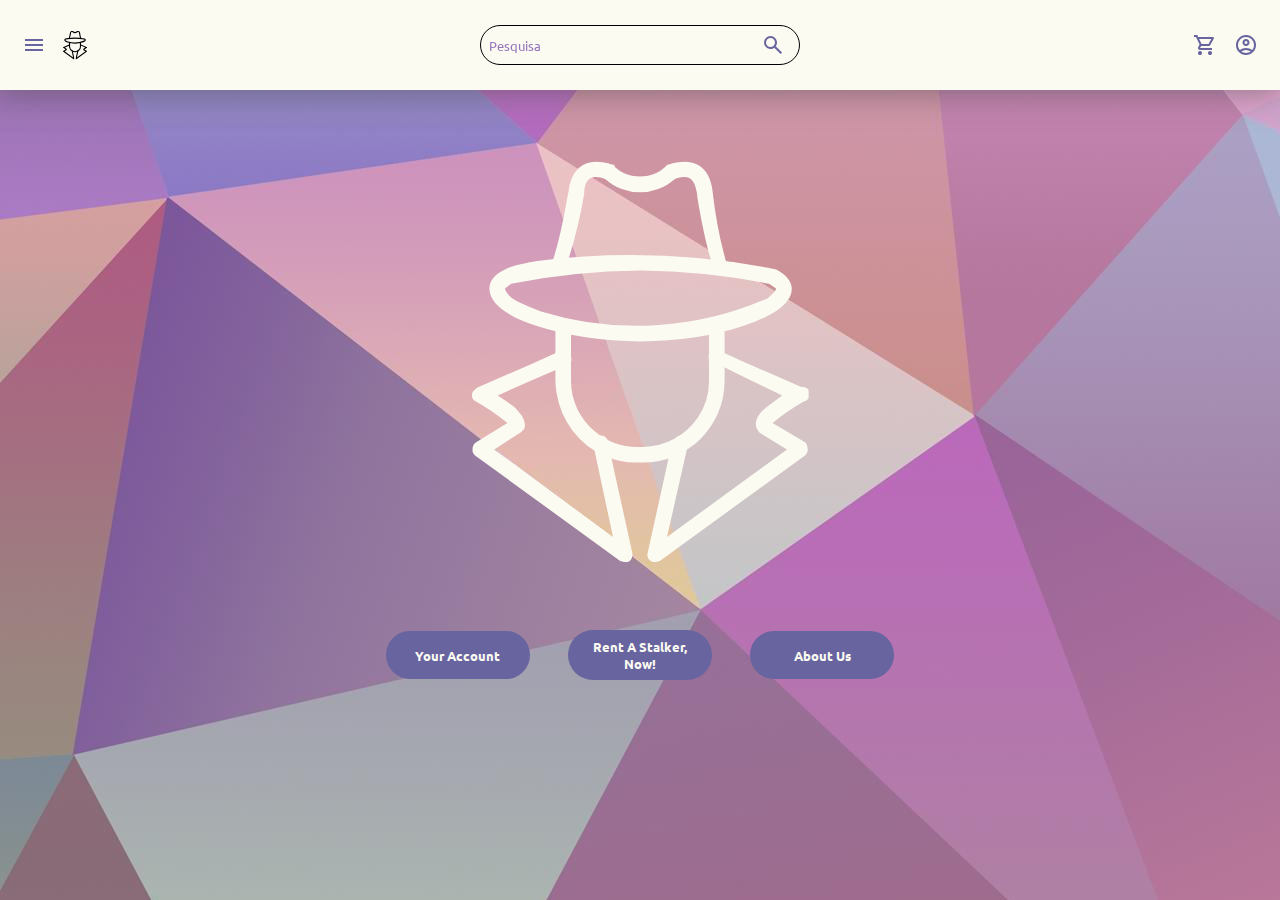
<file: root/index.html>
<!DOCTYPE html>
<html lang="pt-br">
    <head>
        <meta charset="UTF-8" />
        <meta
            name="viewport"
            content="width=device-width, initial-scale=1.0"
        />
        <link
            rel="stylesheet"
            href="styles/reset.css"
        />
        <link
            rel="stylesheet"
            href="styles/default.css"
        />
        <link
            rel="preconnect"
            href="https://fonts.googleapis.com"
        />
        <link
            rel="preconnect"
            href="https://fonts.gstatic.com"
            crossorigin
        />
        <link
            href="https://fonts.googleapis.com/css2?family=Ubuntu:ital,wght@0,300;0,400;0,500;0,700;1,300;1,400;1,500;1,700&display=swap"
            rel="stylesheet"
        />
        <link
            rel="stylesheet"
            href="https://fonts.googleapis.com/css2?family=Material+Symbols+Outlined:opsz,wght,FILL,GRAD@20..48,100..700,0..1,-50..200"
        />
        <link
            rel="stylesheet"
            href="styles/header.css"
        />
        <link
            rel="stylesheet"
            href="styles/home.css"
        />
        <link
            rel="shortcut icon"
            href="assets/svg/logo.svg"
            type="image/svg+xml"
        />
        <title>Rent A Stalker!</title>
    </head>
    <body>
        <header>
            <div
                id="header__left-buttons"
                class="header__button-group"
            >
                <button
                    id="header__menu-button"
                    class="button-icons"
                >
                    <span
                        class="material-symbols-outlined"
                        class="icons"
                    >
                        menu
                    </span>
                </button>
                <a
                    href="index.html"
                    class="button-icons"
                >
                    <svg
                        xmlns="http://www.w3.org/2000/svg"
                        version="1.0"
                        viewBox="0 0 375 375"
                        class="icons"
                    >
                        <defs>
                            <clipPath id="a">
                                <path d="M47 179h135v177H47Zm0 0" />
                            </clipPath>
                            <clipPath id="b">
                                <path d="M193 179h135v177H193Zm0 0" />
                            </clipPath>
                        </defs>
                        <path
                            d="M120 116a6 6 0 0 1-3-1 7 7 0 0 1-3-4 6 6 0 0 1 0-4c8-22 13-57 14-60 1-10 5-18 12-22 11-6 24 0 26 0l1 2c11 10 30 10 41 0l2-2c1 0 15-6 26 0 7 4 11 12 12 22a376 376 0 0 0 13 65 6 6 0 0 1-7 4 7 7 0 0 1-3-2 6 6 0 0 1-2-2c-8-24-14-61-14-63-1-7-3-11-6-13-4-2-10-1-13 1a43 43 0 0 1-57 0c-3-2-9-3-13-1-3 2-5 6-5 13a385 385 0 0 1-17 66 6 6 0 0 1-4 1Zm0 0"
                        />
                        <path
                            d="M188 172c-31 0-62-5-87-13-15-5-39-15-39-31 0-6 4-12 13-16 6-3 15-5 27-7a619 619 0 0 1 199 7c8 4 13 10 13 16 0 16-25 26-40 31-24 8-55 13-86 13Zm0-59a587 587 0 0 0-108 11l-5 4c0 1 1 4 6 8 6 4 14 7 24 11a271 271 0 0 0 189-11c5-4 7-7 7-8l-6-4a582 582 0 0 0-107-11Zm0 0"
                        />
                        <path
                            d="M190 273h-5a64 64 0 0 1-26-5 69 69 0 0 1-41-53 67 67 0 0 1-1-10v-46a6 6 0 1 1 13 0v46a54 54 0 0 0 20 42 55 55 0 0 0 35 13h5a56 56 0 0 0 46-25 54 54 0 0 0 9-30v-46a6 6 0 0 1 13 0v46a68 68 0 0 1-68 68Zm0 0"
                        />
                        <g clip-path="url(#a)">
                            <path
                                d="m175 356-4-1-121-88a7 7 0 0 1-2-3 7 7 0 0 1 0-2 7 7 0 0 1 1-4 7 7 0 0 1 2-2l26-16a187 187 0 0 0-28-19 6 6 0 0 1 1-9 7 7 0 0 1 3-2l46-20 22-10a6 6 0 0 1 4 0 7 7 0 0 1 4 3 7 7 0 0 1 1 2 6 6 0 0 1 0 4 6 6 0 0 1-4 3 2553 2553 0 0 0-57 25l13 9c3 3 12 11 9 19l-3 3-22 14 99 73-16-75a6 6 0 0 1 0-4 6 6 0 0 1 12 1l20 91a6 6 0 0 1 0 3 6 6 0 0 1-4 5h-2ZM53 210Zm0 0"
                            />
                        </g>
                        <g clip-path="url(#b)">
                            <path
                                d="M200 356a6 6 0 0 1-6-8l20-91a6 6 0 0 1 3-4 6 6 0 0 1 10 7l-17 75 100-73-23-14-2-3c-4-8 5-16 9-19l12-9a2082 2082 0 0 1-61-30 6 6 0 0 1 9-7l22 10 46 20a6 6 0 0 1 2 12 166 166 0 0 0-26 18l27 16a7 7 0 0 1 1 1 7 7 0 0 1 1 3 7 7 0 0 1 0 4 7 7 0 0 1-1 2l-1 1-121 88-4 1Zm122-146Zm0 0"
                            />
                        </g>
                    </svg>
                </a>
            </div>
            <div
                id="header__search-bar"
                class="header__button-group"
            >
                <input
                    type="search"
                    name="header-search"
                    id="header__search-input"
                    class="search-box"
                    placeholder="Pesquisa"
                    autocomplete="on"
                    size="1"
                />
                <button
                    type="submit"
                    class="button-icons"
                >
                    <span
                        class="material-symbols-outlined"
                        class="icons"
                    >
                        search
                    </span>
                </button>
            </div>
            <div
                id="header__right-buttons"
                class="header__button-group"
            >
                <a href="pages/cart.html">
                    <button class="button-icons">
                        <span
                            class="material-symbols-outlined"
                            class="icons"
                        >
                            shopping_cart
                        </span>
                    </button>
                </a>
                <a href="pages/account.html">
                    <button class="button-icons">
                        <span
                            class="material-symbols-outlined"
                            class="icons"
                        >
                            account_circle
                        </span>
                    </button>
                </a>
            </div>
        </header>
        <main>
            <section id="main-cta">
                <svg
                    xmlns="http://www.w3.org/2000/svg"
                    version="1.0"
                    viewBox="0 0 375 375"
                    id="logo-centro"
                >
                    <defs>
                        <clipPath id="a">
                            <path d="M47 179h135v177H47Zm0 0" />
                        </clipPath>
                        <clipPath id="b">
                            <path d="M193 179h135v177H193Zm0 0" />
                        </clipPath>
                    </defs>
                    <path
                        d="M120 116a6 6 0 0 1-3-1 7 7 0 0 1-3-4 6 6 0 0 1 0-4c8-22 13-57 14-60 1-10 5-18 12-22 11-6 24 0 26 0l1 2c11 10 30 10 41 0l2-2c1 0 15-6 26 0 7 4 11 12 12 22a376 376 0 0 0 13 65 6 6 0 0 1-7 4 7 7 0 0 1-3-2 6 6 0 0 1-2-2c-8-24-14-61-14-63-1-7-3-11-6-13-4-2-10-1-13 1a43 43 0 0 1-57 0c-3-2-9-3-13-1-3 2-5 6-5 13a385 385 0 0 1-17 66 6 6 0 0 1-4 1Zm0 0"
                    />
                    <path
                        d="M188 172c-31 0-62-5-87-13-15-5-39-15-39-31 0-6 4-12 13-16 6-3 15-5 27-7a619 619 0 0 1 199 7c8 4 13 10 13 16 0 16-25 26-40 31-24 8-55 13-86 13Zm0-59a587 587 0 0 0-108 11l-5 4c0 1 1 4 6 8 6 4 14 7 24 11a271 271 0 0 0 189-11c5-4 7-7 7-8l-6-4a582 582 0 0 0-107-11Zm0 0"
                    />
                    <path
                        d="M190 273h-5a64 64 0 0 1-26-5 69 69 0 0 1-41-53 67 67 0 0 1-1-10v-46a6 6 0 1 1 13 0v46a54 54 0 0 0 20 42 55 55 0 0 0 35 13h5a56 56 0 0 0 46-25 54 54 0 0 0 9-30v-46a6 6 0 0 1 13 0v46a68 68 0 0 1-68 68Zm0 0"
                    />
                    <g clip-path="url(#a)">
                        <path
                            d="m175 356-4-1-121-88a7 7 0 0 1-2-3 7 7 0 0 1 0-2 7 7 0 0 1 1-4 7 7 0 0 1 2-2l26-16a187 187 0 0 0-28-19 6 6 0 0 1 1-9 7 7 0 0 1 3-2l46-20 22-10a6 6 0 0 1 4 0 7 7 0 0 1 4 3 7 7 0 0 1 1 2 6 6 0 0 1 0 4 6 6 0 0 1-4 3 2553 2553 0 0 0-57 25l13 9c3 3 12 11 9 19l-3 3-22 14 99 73-16-75a6 6 0 0 1 0-4 6 6 0 0 1 12 1l20 91a6 6 0 0 1 0 3 6 6 0 0 1-4 5h-2ZM53 210Zm0 0"
                        />
                    </g>
                    <g clip-path="url(#b)">
                        <path
                            d="M200 356a6 6 0 0 1-6-8l20-91a6 6 0 0 1 3-4 6 6 0 0 1 10 7l-17 75 100-73-23-14-2-3c-4-8 5-16 9-19l12-9a2082 2082 0 0 1-61-30 6 6 0 0 1 9-7l22 10 46 20a6 6 0 0 1 2 12 166 166 0 0 0-26 18l27 16a7 7 0 0 1 1 1 7 7 0 0 1 1 3 7 7 0 0 1 0 4 7 7 0 0 1-1 2l-1 1-121 88-4 1Zm122-146Zm0 0"
                        />
                    </g>
                </svg>
                <div>
                    <a href="pages/account.html">
                        <button
                            id="cta__button2"
                            class="cta__buttons"
                        >
                            Your Account
                        </button>
                    </a>
                    <a href="pages/products.html">
                        <button
                            id="cta__button3"
                            class="cta__buttons"
                        >
                            Rent A Stalker, Now!
                        </button>
                    </a>
                    <a href="pages/about-us.html">
                        <button
                            id="cta__button1"
                            class="cta__buttons"
                        >
                            About Us
                        </button>
                    </a>
                </div>
            </section>
        </main>
        <footer></footer>
    </body>
</html>
</file>
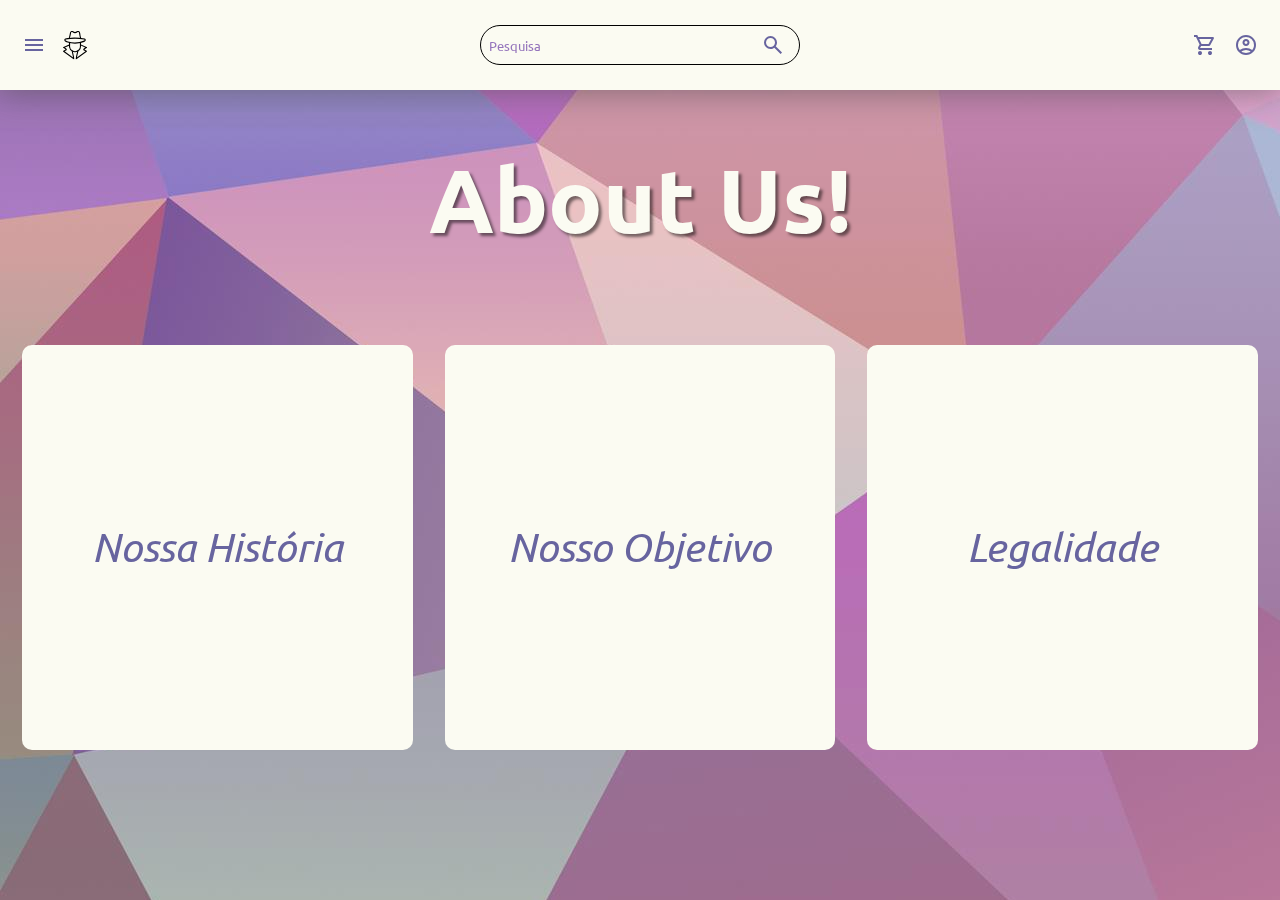
<file: root/pages/about-us.html>
<!DOCTYPE html>
<html lang="pt-br">
    <head>
        <meta charset="UTF-8" />
        <meta
            name="viewport"
            content="width=device-width, initial-scale=1.0"
        />
        <link
            rel="stylesheet"
            href="../styles/reset.css"
        />
        <link
            rel="stylesheet"
            href="../styles/default.css"
        />
        <link
            rel="preconnect"
            href="https://fonts.googleapis.com"
        />
        <link
            rel="preconnect"
            href="https://fonts.gstatic.com"
            crossorigin
        />
        <link
            href="https://fonts.googleapis.com/css2?family=Ubuntu:ital,wght@0,300;0,400;0,500;0,700;1,300;1,400;1,500;1,700&display=swap"
            rel="stylesheet"
        />
        <link
            rel="stylesheet"
            href="https://fonts.googleapis.com/css2?family=Material+Symbols+Outlined:opsz,wght,FILL,GRAD@20..48,100..700,0..1,-50..200"
        />
        <link
            rel="stylesheet"
            href="../styles/header.css"
        />
        <link
            rel="stylesheet"
            href="styles/about-us.css"
        />
        <link
            rel="shortcut icon"
            href="../assets/svg/logo.svg"
            type="image/svg+xml"
        />
        <title>About Us</title>
    </head>
    <body>
        <header>
            <div
                id="header__left-buttons"
                class="header__button-group"
            >
                <button
                    id="header__menu-button"
                    class="button-icons"
                >
                    <span
                        class="material-symbols-outlined"
                        class="icons"
                    >
                        menu
                    </span>
                </button>
                <a
                    href="../index.html"
                    class="button-icons"
                >
                    <svg
                        xmlns="http://www.w3.org/2000/svg"
                        version="1.0"
                        viewBox="0 0 375 375"
                        class="icons"
                    >
                        <defs>
                            <clipPath id="a">
                                <path d="M47 179h135v177H47Zm0 0" />
                            </clipPath>
                            <clipPath id="b">
                                <path d="M193 179h135v177H193Zm0 0" />
                            </clipPath>
                        </defs>
                        <path
                            d="M120 116a6 6 0 0 1-3-1 7 7 0 0 1-3-4 6 6 0 0 1 0-4c8-22 13-57 14-60 1-10 5-18 12-22 11-6 24 0 26 0l1 2c11 10 30 10 41 0l2-2c1 0 15-6 26 0 7 4 11 12 12 22a376 376 0 0 0 13 65 6 6 0 0 1-7 4 7 7 0 0 1-3-2 6 6 0 0 1-2-2c-8-24-14-61-14-63-1-7-3-11-6-13-4-2-10-1-13 1a43 43 0 0 1-57 0c-3-2-9-3-13-1-3 2-5 6-5 13a385 385 0 0 1-17 66 6 6 0 0 1-4 1Zm0 0"
                        />
                        <path
                            d="M188 172c-31 0-62-5-87-13-15-5-39-15-39-31 0-6 4-12 13-16 6-3 15-5 27-7a619 619 0 0 1 199 7c8 4 13 10 13 16 0 16-25 26-40 31-24 8-55 13-86 13Zm0-59a587 587 0 0 0-108 11l-5 4c0 1 1 4 6 8 6 4 14 7 24 11a271 271 0 0 0 189-11c5-4 7-7 7-8l-6-4a582 582 0 0 0-107-11Zm0 0"
                        />
                        <path
                            d="M190 273h-5a64 64 0 0 1-26-5 69 69 0 0 1-41-53 67 67 0 0 1-1-10v-46a6 6 0 1 1 13 0v46a54 54 0 0 0 20 42 55 55 0 0 0 35 13h5a56 56 0 0 0 46-25 54 54 0 0 0 9-30v-46a6 6 0 0 1 13 0v46a68 68 0 0 1-68 68Zm0 0"
                        />
                        <g clip-path="url(#a)">
                            <path
                                d="m175 356-4-1-121-88a7 7 0 0 1-2-3 7 7 0 0 1 0-2 7 7 0 0 1 1-4 7 7 0 0 1 2-2l26-16a187 187 0 0 0-28-19 6 6 0 0 1 1-9 7 7 0 0 1 3-2l46-20 22-10a6 6 0 0 1 4 0 7 7 0 0 1 4 3 7 7 0 0 1 1 2 6 6 0 0 1 0 4 6 6 0 0 1-4 3 2553 2553 0 0 0-57 25l13 9c3 3 12 11 9 19l-3 3-22 14 99 73-16-75a6 6 0 0 1 0-4 6 6 0 0 1 12 1l20 91a6 6 0 0 1 0 3 6 6 0 0 1-4 5h-2ZM53 210Zm0 0"
                            />
                        </g>
                        <g clip-path="url(#b)">
                            <path
                                d="M200 356a6 6 0 0 1-6-8l20-91a6 6 0 0 1 3-4 6 6 0 0 1 10 7l-17 75 100-73-23-14-2-3c-4-8 5-16 9-19l12-9a2082 2082 0 0 1-61-30 6 6 0 0 1 9-7l22 10 46 20a6 6 0 0 1 2 12 166 166 0 0 0-26 18l27 16a7 7 0 0 1 1 1 7 7 0 0 1 1 3 7 7 0 0 1 0 4 7 7 0 0 1-1 2l-1 1-121 88-4 1Zm122-146Zm0 0"
                            />
                        </g>
                    </svg>
                </a>
            </div>
            <div
                id="header__search-bar"
                class="header__button-group"
            >
                <input
                    type="search"
                    name="header-search"
                    id="header__search-input"
                    class="search-box"
                    placeholder="Pesquisa"
                    autocomplete="on"
                    size="1"
                />
                <button
                    type="submit"
                    class="button-icons"
                >
                    <span
                        class="material-symbols-outlined"
                        class="icons"
                    >
                        search
                    </span>
                </button>
            </div>
            <div
                id="header__right-buttons"
                class="header__button-group"
            >
                <a href="../pages/cart.html">
                    <button class="button-icons">
                        <span
                            class="material-symbols-outlined"
                            class="icons"
                        >
                            shopping_cart
                        </span>
                    </button>
                </a>
                <a href="../pages/account.html">
                    <button class="button-icons">
                        <span
                            class="material-symbols-outlined"
                            class="icons"
                        >
                            account_circle
                        </span>
                    </button>
                </a>
            </div>
        </header>
        <main>
            <div id="main__container">
                <h1 id="about-us__title">About Us!</h1>
                <section id="about-us__cards-container">
                    <article
                        id="about-us__card-container1"
                        class="about-us__card-container"
                    >
                        <div class="about-us__card-inner">
                            <div class="about-us__card-front">
                                <h2>Nossa História</h2>
                            </div>
                            <div class="about-us__card-back">
                                <h3>Nossa História</h3>
                                <p>
                                    Um dia, um desenvolvedor qualquer resolveu
                                    que precisava verificar como as pessoas ao
                                    seu redor viviam quando estavam sem ele -
                                    Claro, verificar o bem-estar delas - e então
                                    pensando em outras pessoas que poderiam
                                    estar na mesma situação, criou este site:
                                    Alugue um Stalker!
                                </p>
                            </div>
                        </div>
                    </article>
                    <article
                        id="about-us__card-container2"
                        class="about-us__card-container"
                    >
                        <div class="about-us__card-inner">
                            <div class="about-us__card-front">
                                <h2>Nosso Objetivo</h2>
                            </div>
                            <div class="about-us__card-back">
                                <h3>Nosso Objetivo</h3>
                                <p>
                                    Está precisando saber se sua mãe que mora em
                                    outro estado está bem, mas não quer ligar
                                    todo dia e parecer obsessivo? Quer ver como
                                    está sua namorada ou ex, pra saber se tem
                                    algo que você não sabe? Ou quer simplesmente
                                    saber da vida dos outros? Então este site é
                                    para você! Estamos aqui para te informar
                                    sobre tudo, sobre quem você quiser, de forma
                                    não intrusiva. Alugue um Stalker, Agora!
                                </p>
                            </div>
                        </div>
                    </article>
                    <article
                        id="about-us__card-container3"
                        class="about-us__card-container"
                    >
                        <div class="about-us__card-inner">
                            <div class="about-us__card-front">
                                <h2>Legalidade</h2>
                            </div>
                            <div class="about-us__card-back">
                                <h3>Legalidade</h3>
                                <p>
                                    Este site foi adequado para seguir a
                                    constituição. <br />
                                    Com nossas políticas de privacidade, nenhuma
                                    informação sensível ou confidencial será
                                    revelada. Trabalhamos com sigilo e respeito,
                                    sinta-se livre para usar - Alugue um
                                    Stalker, Imediatamente!
                                </p>
                            </div>
                        </div>
                    </article>
                </section>
            </div>
        </main>
    </body>
</html>
</file>
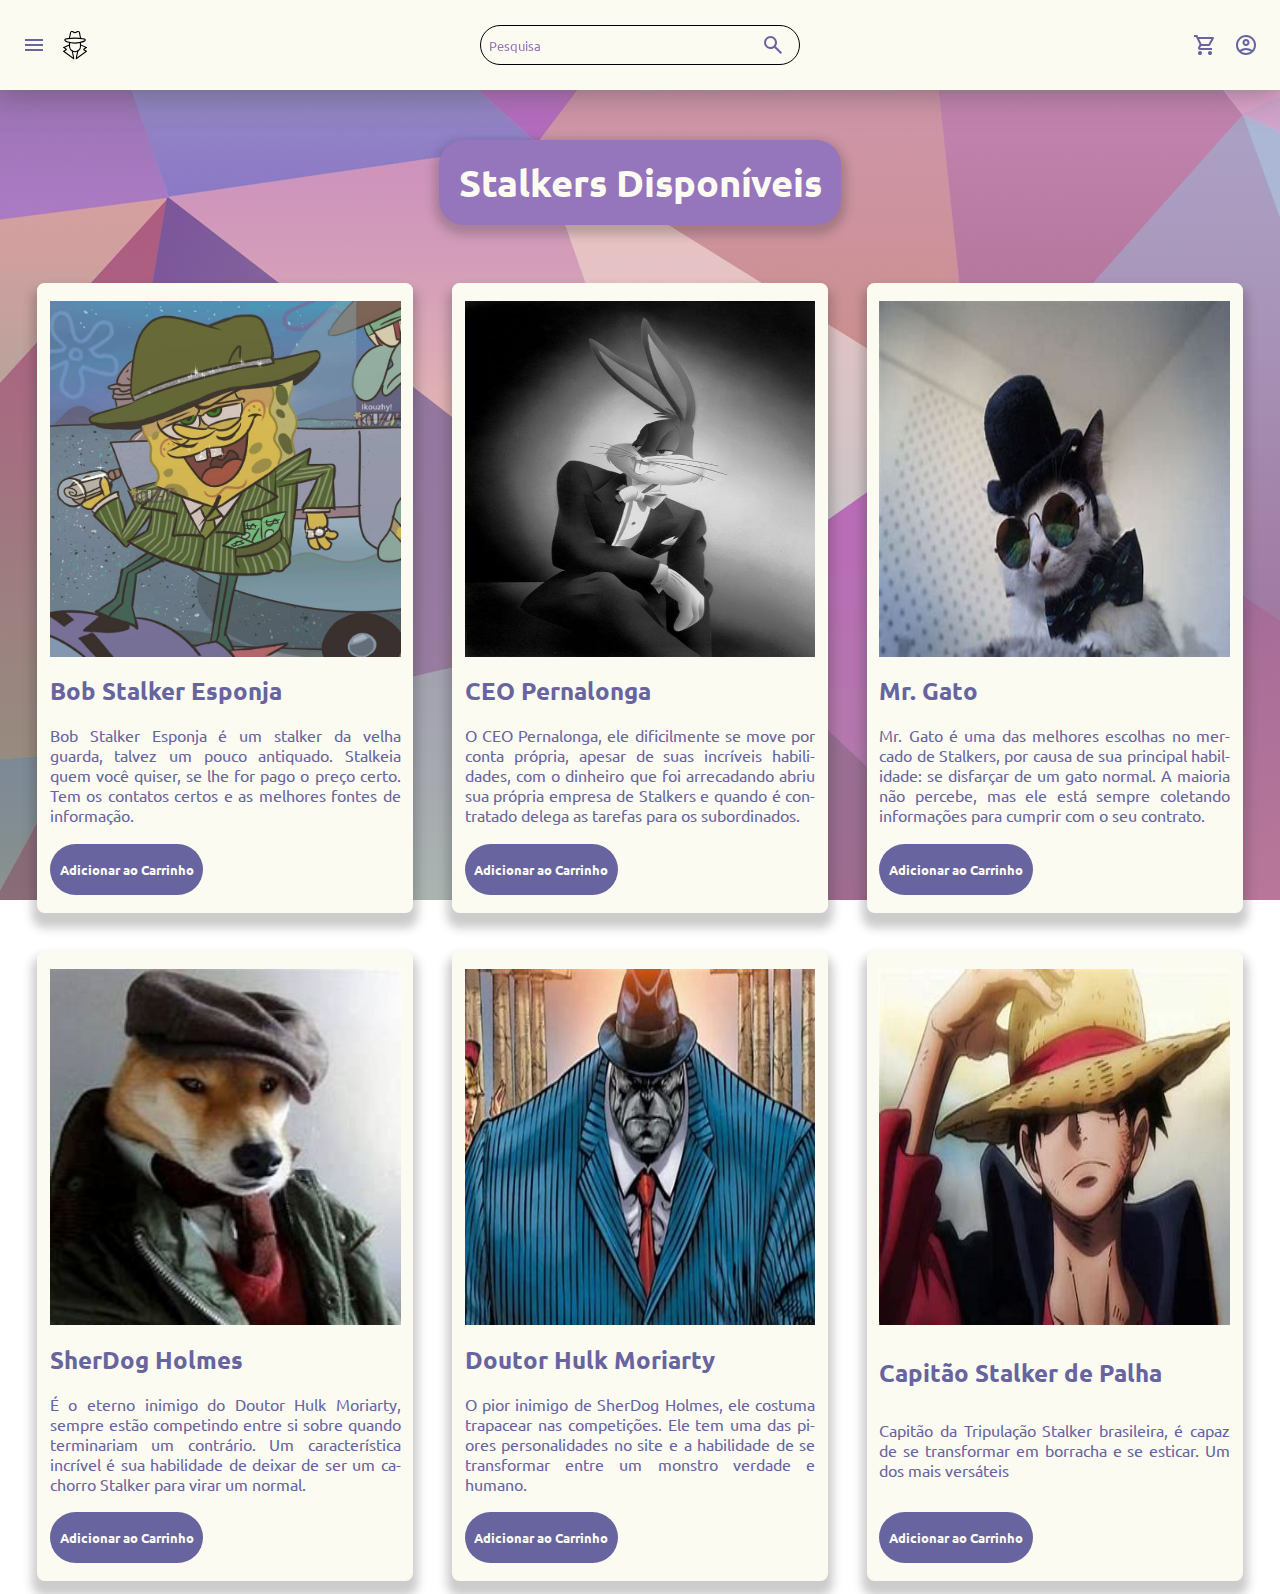
<file: root/pages/products.html>
<!DOCTYPE html>
<html lang="en">
    <head>
        <meta charset="UTF-8" />
        <meta
            name="viewport"
            content="width=device-width, initial-scale=1.0"
        />
        <link
            rel="stylesheet"
            href="../styles/reset.css"
        />
        <link
            rel="stylesheet"
            href="../styles/default.css"
        />
        <link
            rel="preconnect"
            href="https://fonts.googleapis.com"
        />
        <link
            rel="preconnect"
            href="https://fonts.gstatic.com"
            crossorigin
        />
        <link
            href="https://fonts.googleapis.com/css2?family=Ubuntu:ital,wght@0,300;0,400;0,500;0,700;1,300;1,400;1,500;1,700&display=swap"
            rel="stylesheet"
        />
        <link
            rel="stylesheet"
            href="https://fonts.googleapis.com/css2?family=Material+Symbols+Outlined:opsz,wght,FILL,GRAD@20..48,100..700,0..1,-50..200"
        />
        <link
            rel="stylesheet"
            href="../styles/header.css"
        />
        <link
            rel="stylesheet"
            href="styles/products.css"
        />
        <link
            rel="shortcut icon"
            href="../assets/svg/logo.svg"
            type="image/svg+xml"
        />
        <title>products</title>
    </head>
    <body>
        <header>
            <div
                id="header__left-buttons"
                class="header__button-group"
            >
                <button
                    id="header__menu-button"
                    class="button-icons"
                >
                    <span
                        class="material-symbols-outlined"
                        class="icons"
                    >
                        menu
                    </span>
                </button>
                <a
                    href="../index.html"
                    class="button-icons"
                >
                    <svg
                        xmlns="http://www.w3.org/2000/svg"
                        version="1.0"
                        viewBox="0 0 375 375"
                        class="icons"
                    >
                        <defs>
                            <clipPath id="a">
                                <path d="M47 179h135v177H47Zm0 0" />
                            </clipPath>
                            <clipPath id="b">
                                <path d="M193 179h135v177H193Zm0 0" />
                            </clipPath>
                        </defs>
                        <path
                            d="M120 116a6 6 0 0 1-3-1 7 7 0 0 1-3-4 6 6 0 0 1 0-4c8-22 13-57 14-60 1-10 5-18 12-22 11-6 24 0 26 0l1 2c11 10 30 10 41 0l2-2c1 0 15-6 26 0 7 4 11 12 12 22a376 376 0 0 0 13 65 6 6 0 0 1-7 4 7 7 0 0 1-3-2 6 6 0 0 1-2-2c-8-24-14-61-14-63-1-7-3-11-6-13-4-2-10-1-13 1a43 43 0 0 1-57 0c-3-2-9-3-13-1-3 2-5 6-5 13a385 385 0 0 1-17 66 6 6 0 0 1-4 1Zm0 0"
                        />
                        <path
                            d="M188 172c-31 0-62-5-87-13-15-5-39-15-39-31 0-6 4-12 13-16 6-3 15-5 27-7a619 619 0 0 1 199 7c8 4 13 10 13 16 0 16-25 26-40 31-24 8-55 13-86 13Zm0-59a587 587 0 0 0-108 11l-5 4c0 1 1 4 6 8 6 4 14 7 24 11a271 271 0 0 0 189-11c5-4 7-7 7-8l-6-4a582 582 0 0 0-107-11Zm0 0"
                        />
                        <path
                            d="M190 273h-5a64 64 0 0 1-26-5 69 69 0 0 1-41-53 67 67 0 0 1-1-10v-46a6 6 0 1 1 13 0v46a54 54 0 0 0 20 42 55 55 0 0 0 35 13h5a56 56 0 0 0 46-25 54 54 0 0 0 9-30v-46a6 6 0 0 1 13 0v46a68 68 0 0 1-68 68Zm0 0"
                        />
                        <g clip-path="url(#a)">
                            <path
                                d="m175 356-4-1-121-88a7 7 0 0 1-2-3 7 7 0 0 1 0-2 7 7 0 0 1 1-4 7 7 0 0 1 2-2l26-16a187 187 0 0 0-28-19 6 6 0 0 1 1-9 7 7 0 0 1 3-2l46-20 22-10a6 6 0 0 1 4 0 7 7 0 0 1 4 3 7 7 0 0 1 1 2 6 6 0 0 1 0 4 6 6 0 0 1-4 3 2553 2553 0 0 0-57 25l13 9c3 3 12 11 9 19l-3 3-22 14 99 73-16-75a6 6 0 0 1 0-4 6 6 0 0 1 12 1l20 91a6 6 0 0 1 0 3 6 6 0 0 1-4 5h-2ZM53 210Zm0 0"
                            />
                        </g>
                        <g clip-path="url(#b)">
                            <path
                                d="M200 356a6 6 0 0 1-6-8l20-91a6 6 0 0 1 3-4 6 6 0 0 1 10 7l-17 75 100-73-23-14-2-3c-4-8 5-16 9-19l12-9a2082 2082 0 0 1-61-30 6 6 0 0 1 9-7l22 10 46 20a6 6 0 0 1 2 12 166 166 0 0 0-26 18l27 16a7 7 0 0 1 1 1 7 7 0 0 1 1 3 7 7 0 0 1 0 4 7 7 0 0 1-1 2l-1 1-121 88-4 1Zm122-146Zm0 0"
                            />
                        </g>
                    </svg>
                </a>
            </div>
            <div
                id="header__search-bar"
                class="header__button-group"
            >
                <input
                    type="search"
                    name="header-search"
                    id="header__search-input"
                    class="search-box"
                    placeholder="Pesquisa"
                    autocomplete="on"
                    size="1"
                />
                <button
                    type="submit"
                    class="button-icons"
                >
                    <span
                        class="material-symbols-outlined"
                        class="icons"
                    >
                        search
                    </span>
                </button>
            </div>
            <div
                id="header__right-buttons"
                class="header__button-group"
            >
                <a href="../pages/cart.html">
                    <button class="button-icons">
                        <span
                            class="material-symbols-outlined"
                            class="icons"
                        >
                            shopping_cart
                        </span>
                    </button>
                </a>
                <a href="../pages/account.html">
                    <button class="button-icons">
                        <span
                            class="material-symbols-outlined"
                            class="icons"
                        >
                            account_circle
                        </span>
                    </button>
                </a>
            </div>
        </header>
        <main>
            <div id="main__container">
                <h1 id="products__title">Stalkers Disponíveis</h1>
                <section id="products__container">
                    <div
                        id="product1"
                        class="products__card"
                    >
                        <img
                            src="../assets/img/bob.jpg"
                            alt="BobStalker"
                            class="products__img"
                        />
                        <h2 class="products_name">Bob Stalker Esponja</h2>
                        <p class="products__resume">
                            Bob Stalker Esponja é um stalker da velha guarda,
                            talvez um pouco antiquado. Stalkeia quem você
                            quiser, se lhe for pago o preço certo. Tem os
                            contatos certos e as melhores fontes de informação.
                        </p>
                        <button class="cta__buttons">
                            Adicionar ao Carrinho
                        </button>
                    </div>
                    <div
                        id="product2"
                        class="products__card"
                    >
                        <img
                            src="../assets/img/bunny.jpeg"
                            alt="BunnyStalker"
                            class="products__img"
                        />
                        <h2 class="products_name">CEO Pernalonga</h2>
                        <p class="products__resume">
                            O CEO Pernalonga, ele dificilmente se move por conta
                            própria, apesar de suas incríveis habilidades, com o
                            dinheiro que foi arrecadando abriu sua própria
                            empresa de Stalkers e quando é contratado delega as
                            tarefas para os subordinados.
                        </p>
                        <button class="cta__buttons">
                            Adicionar ao Carrinho
                        </button>
                    </div>
                    <div
                        id="product3"
                        class="products__card"
                    >
                        <img
                            src="../assets/img/cat.jpeg"
                            alt="CatStalker"
                            class="products__img"
                        />
                        <h2 class="products_name">Mr. Gato</h2>
                        <p class="products__resume">
                            Mr. Gato é uma das melhores escolhas no mercado de
                            Stalkers, por causa de sua principal habilidade: se
                            disfarçar de um gato normal. A maioria não percebe,
                            mas ele está sempre coletando informações para
                            cumprir com o seu contrato.
                        </p>
                        <button class="cta__buttons">
                            Adicionar ao Carrinho
                        </button>
                    </div>
                    <div
                        id="product4"
                        class="products__card"
                    >
                        <img
                            src="../assets/img/dog.jpeg"
                            alt="DogStalker"
                            class="products__img"
                        />
                        <h2 class="products_name">SherDog Holmes</h2>
                        <p class="products__resume">
                            É o eterno inimigo do Doutor Hulk Moriarty, sempre estão competindo entre si sobre quando terminariam um contrário. Um característica incrível é sua habilidade de deixar de ser um cachorro Stalker para virar um normal.
                        </p>
                        <button class="cta__buttons">
                            Adicionar ao Carrinho
                        </button>
                    </div>
                    <div
                        id="product5"
                        class="products__card"
                    >
                        <img
                            src="../assets/img/hulk.jpeg"
                            alt="HulkStalker"
                            class="products__img"
                        />
                        <h2 class="products_name">Doutor Hulk Moriarty</h2>
                        <p class="products__resume">
                            O pior inimigo de SherDog Holmes, ele costuma trapacear nas competições. Ele tem uma das piores personalidades no site e a habilidade de se transformar entre um monstro verdade e humano.
                        </p>
                        <button class="cta__buttons">
                            Adicionar ao Carrinho
                        </button>
                    </div>
                    <div
                        id="product6"
                        class="products__card"
                    >
                        <img
                            src="../assets/img/luffy.jpeg"
                            alt="LuffyStalker"
                            class="products__img"
                        />
                        <h2 class="products_name">Capitão Stalker de Palha</h2>
                        <p class="products__resume">
                            Capitão da Tripulação Stalker brasileira, é capaz de se transformar em borracha e se esticar. Um dos mais versáteis
                        </p>
                        <button class="cta__buttons">
                            Adicionar ao Carrinho
                        </button>
                    </div>
                </section>
            </div>
        </main>
    </body>
</html>
</file>
<file: root/styles/default.css>
:root {
    --primary-color: #fbfbf2;
    --secondary-color: #f7c9e4d6;
    --tertiary-color: #d296d2;
    --quaternary-color: #9575bc;
    --quinary-color: #67649f;
    --icon-button-width: 2.75vmax;
    --icon-width: 2rem;
}

* {
    font-family: "Ubuntu", sans-serif;
    color: var(--primary-color);
}

.button-icons {
    display: flex;
    min-width: var(--icon-button-width);
    min-height: var(--icon-button-width);
    align-items: center;
    justify-content: center;
    background: none;
    border: none;
    border-radius: 100%;
    cursor: pointer;
    transition: all 0.5s ease-in-out;
}

.button-icons:hover {
    background-color: var(--secondary-color);
}

.icons {
    width: var(--icon-width);
}

span {
    color: var(--quinary-color);
}

.search-box {
    outline: none;
    border: none;
    background: none;
    color: var(--quaternary-color);
}

.search-box::placeholder {
    color: var(--quaternary-color);
}

::-webkit-search-cancel-button {
    -webkit-appearance: none;
}

body {
    max-width: 100dvw;
    max-height: 100dvh;
    background: url(../assets/img/sScwdFB-pastel-wallpapers.jpg) fixed;
    animation: open-circle 2s linear(0 0%, 0.83 100.68%, 1.04 25.53%);
}

@keyframes open-circle {
    from {
        clip-path: circle(0%);
        opacity: 0.7;
    }
    to {
        clip-path: circle(100%);
        opacity: 1;
    }
}

.cta__buttons {
    border: none;
    padding: 0.5rem 0.6rem;
    border-radius: 100px;
    background-color: var(--quinary-color);
    transition: all 0.5s ease-in-out;
    cursor: pointer;
    font-weight: 600;
    font-size: 0.8rem;
    width: 9rem;
    aspect-ratio: 3/1;
}

.cta__buttons:hover {
    background-color: var(--quinary-color);
    box-shadow: 0 0.2rem 0.3rem 0.2rem rgba(251, 251, 242, 0.25);
    transform: translateY(-1rem) scale(1.3);
}
</file>
<file: root/styles/header.css>
@import url(default.css);

header {
    display: flex;
    justify-content: space-between;
    align-items: center;
    padding: 0.7rem 1rem;
    background-color: var(--primary-color);
    width: 100dvw;
    height: 10dvh;
    position: fixed;
    top: 0;
    box-shadow: 0 0.065rem 2rem 0.1rem rgba(66, 66, 66, 0.5);
    z-index: 1;
}

.header__button-group {
    display: flex;
    flex-flow: row nowrap;
    align-items: center;
    gap: 0.5dvw;
}

#header__menu-button {
    transition: all 0.5s;
}

#header__menu-button:hover,
#header__button-menu:active {
    transform: rotateZ(90deg);
}

#header__search-bar {
    max-width: 25dvw;
    max-height: 5dvh;
    justify-content: space-between;
    overflow: hidden;
    padding: 1.6px 8px;
    border: 0.1rem solid #000;
    border-radius: 100rem;
}

#header__search-bar > input {
    width: 75vmin;
}

@media (max-width: 500px) {
    #header__search-bar {
        display: none;
    }
}
</file>
<file: root/styles/home.css>
#main-cta {
    display: flex;
    flex-flow: nowrap column;
    align-items: center;
    justify-content: center;
    align-content: center;
    margin-top: 15dvh;
    gap: 5vh;
    width: 100%;
}

#logo-centro {
    width: 50vh;
    fill: var(--primary-color);
}

#main-cta > div {
    display: flex;
    justify-items: center;
    align-items: center;
    gap: 3vw;
}

@media (max-width: 840px) {
    #main-cta > div {
        flex-flow: column;
        gap: 4.5vh;
    }
    .cta__buttons {
        width: 10rem;
    }
}
</file>
<file: root/pages/styles/about-us.css>
@import url(../../styles/default.css);

#main__container {
    display: flex;
    flex-flow: column;
    justify-content: center;
    align-items: center;
    gap: 5dvh;
}

#about-us__cards-container {
    display: flex;
    flex-flow: row wrap;
    justify-content: space-around;
    gap: 2.5dvw;
}

#about-us__title {
    margin-top: 11dvh;
    padding: 0.5em;
    font-size: 7dvw;
    width: fit-content;
    text-shadow: 3px 3px 3px rgba(0, 0, 0, 0.5);
}

.about-us__card-container {
    perspective: 1000px;
    min-width: 30.5dvw;
    height: 45dvh;
    margin-bottom: 1dvh;
}

@media (max-width: 840px) {
    .about-us__card-container {
        min-width: 90dvw;
        height: 50dvh;
    }
}

.about-us__card-inner {
    height: 100%;
    width: 100%;
    transform-style: preserve-3d;
    transition: all 1s ease;
    position: relative;
    background-color: var(--primary-color);
    border-radius: 10px;
    z-index: 0;
}

.about-us__card-inner p,
h2,
h3 {
    color: var(--quinary-color);
}

.about-us__card-inner p {
    font-size: 105%;
    text-align: justify;
}

.about-us__card-inner h3 {
    font-size: 115%;
}

.about-us__card-inner h2 {
    font-size: 250%;
    font-style: italic;
    font-weight: 400;
}

.about-us__card-container:hover .about-us__card-inner {
    transform: rotateY(180deg);
    box-shadow: 0px 10px 10px 10px rgba(0, 0, 0, 0.25);
}

.about-us__card-front,
.about-us__card-back {
    display: flex;
    flex-flow: column;
    align-items: center;
    justify-content: center;
    position: absolute;
    width: 100%;
    height: 100%;
    backface-visibility: hidden;
    padding: 5%;
}

.about-us__card-back {
    transform: rotateY(180deg);
    hyphens: auto;
    gap: 1.5dvw;
}
</file>
<file: root/pages/styles/products.css>
@import url(../../styles/default.css);

#main__container {
    margin-top: 15.5dvh;
    display: flex;
    flex-flow: column;
    justify-content: center;
    align-items: center;
    gap: 5dvh;
}

#products__title {
    padding: 0.5em;
    font-size: 3dvw;
    width: fit-content;
    background-color: var(--quaternary-color);
    border-radius: 25px;
    box-shadow: 0px 5px 10px 5px rgba(50, 50, 50, 0.25);
}

#products__container {
    display: flex;
    flex-flow: row wrap;
    justify-content: center;
    align-items: center;
    padding: 1dvw;
    gap: 3dvw;
}

.products__card {
    display: flex;
    flex-flow: column nowrap;
    width: 30%;
    padding: 2dvh 1dvw;
    height: 70dvh;
    gap: 0.5rem;
    border-radius: 7.5px;
    background-color: var(--primary-color);
    justify-content: space-between;
    box-shadow: 0px 10px 10px 5px rgba(50, 50, 50, 0.25);
    transition: all 0.5s ease;
}

.products__card:hover {
    transform: translateY(-1.5rem) scale(1.025);
    box-shadow: 0px 10px 10px 5px rgba(50, 50, 50, 0.5);
}

.products__card img {
    height: 60%;
}

.products__card p,
h2 {
    text-align: justify;
    hyphens: auto;
    color: var(--quinary-color);
}

.cta__buttons {
    width: fit-content;
}

.cta__buttons:hover {
    transform: scale(1.025);
    box-shadow: 0px 3px 10px 5px rgba(50, 50, 50, 0.25);
}

@media (max-width: 840px) {
    #products__container {
        flex-flow: column;
    }
    .products__card {
        width: 90%;
    }
}
</file>
